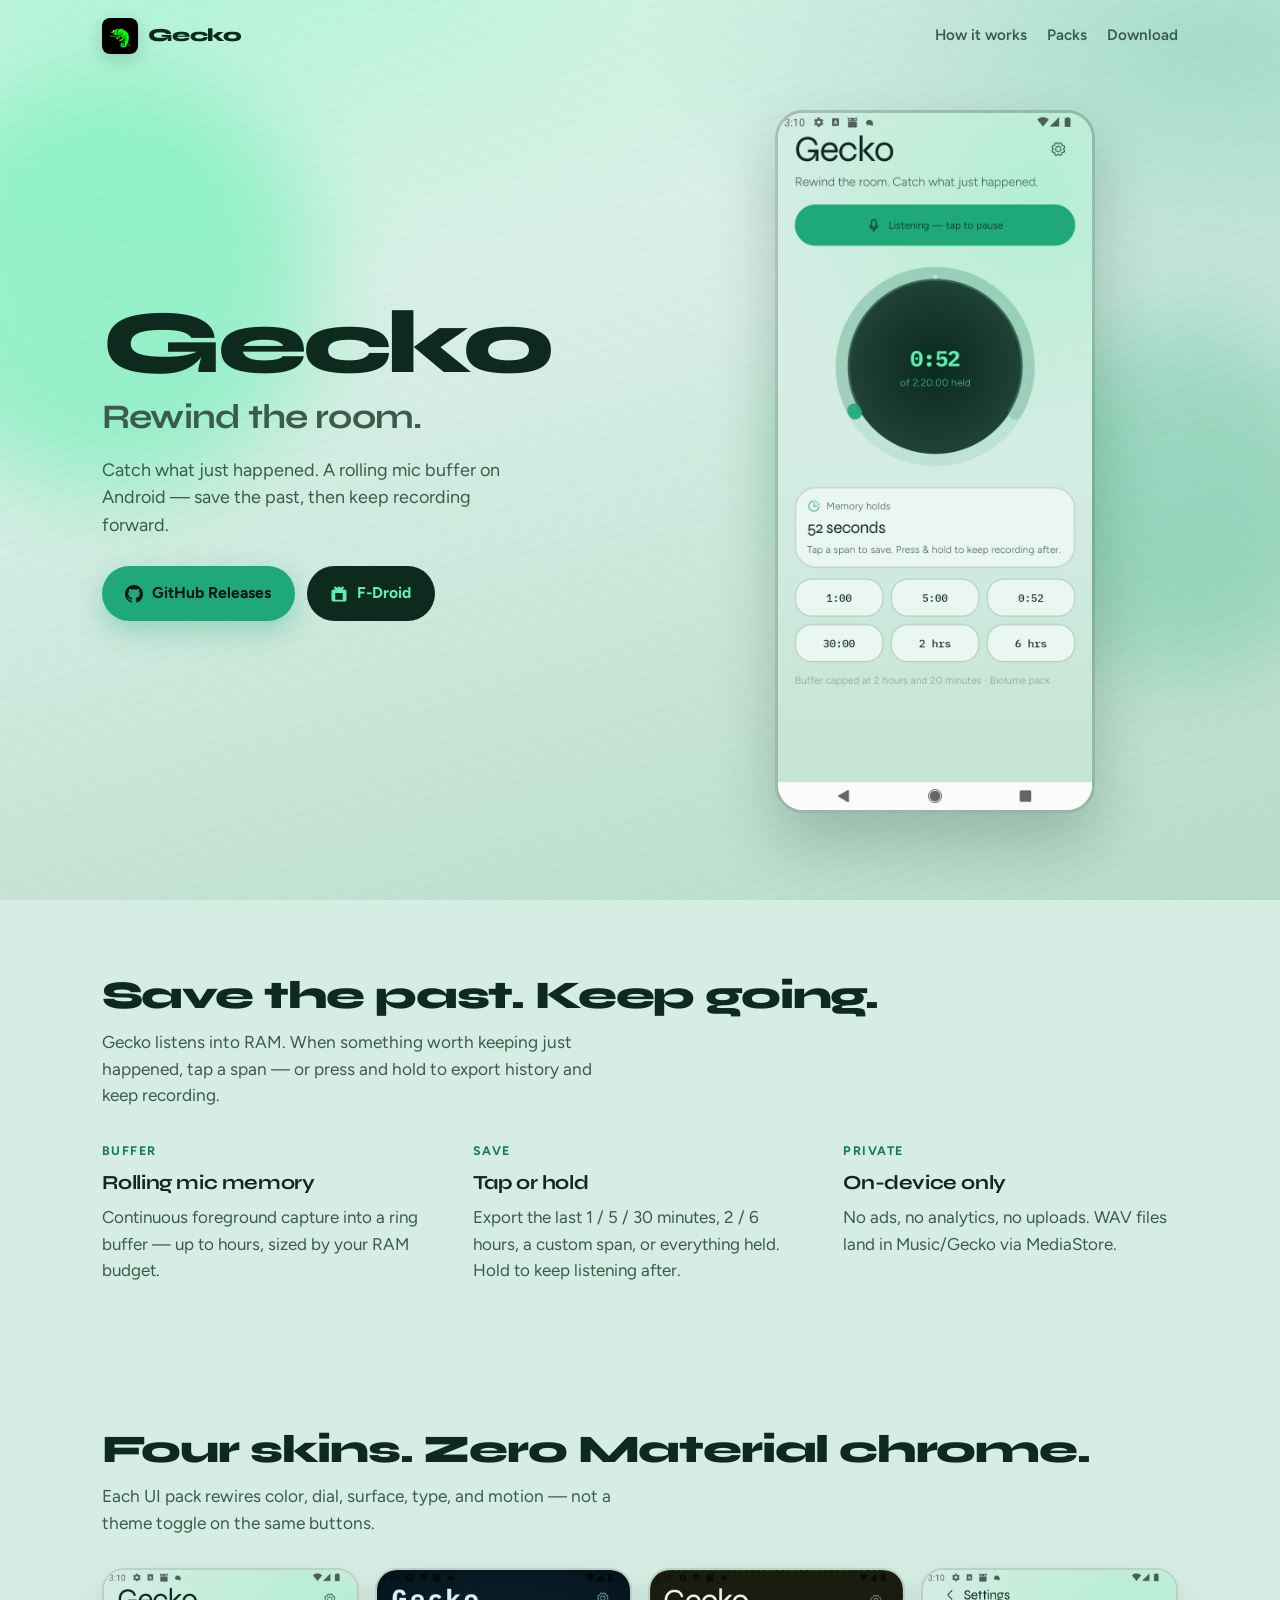
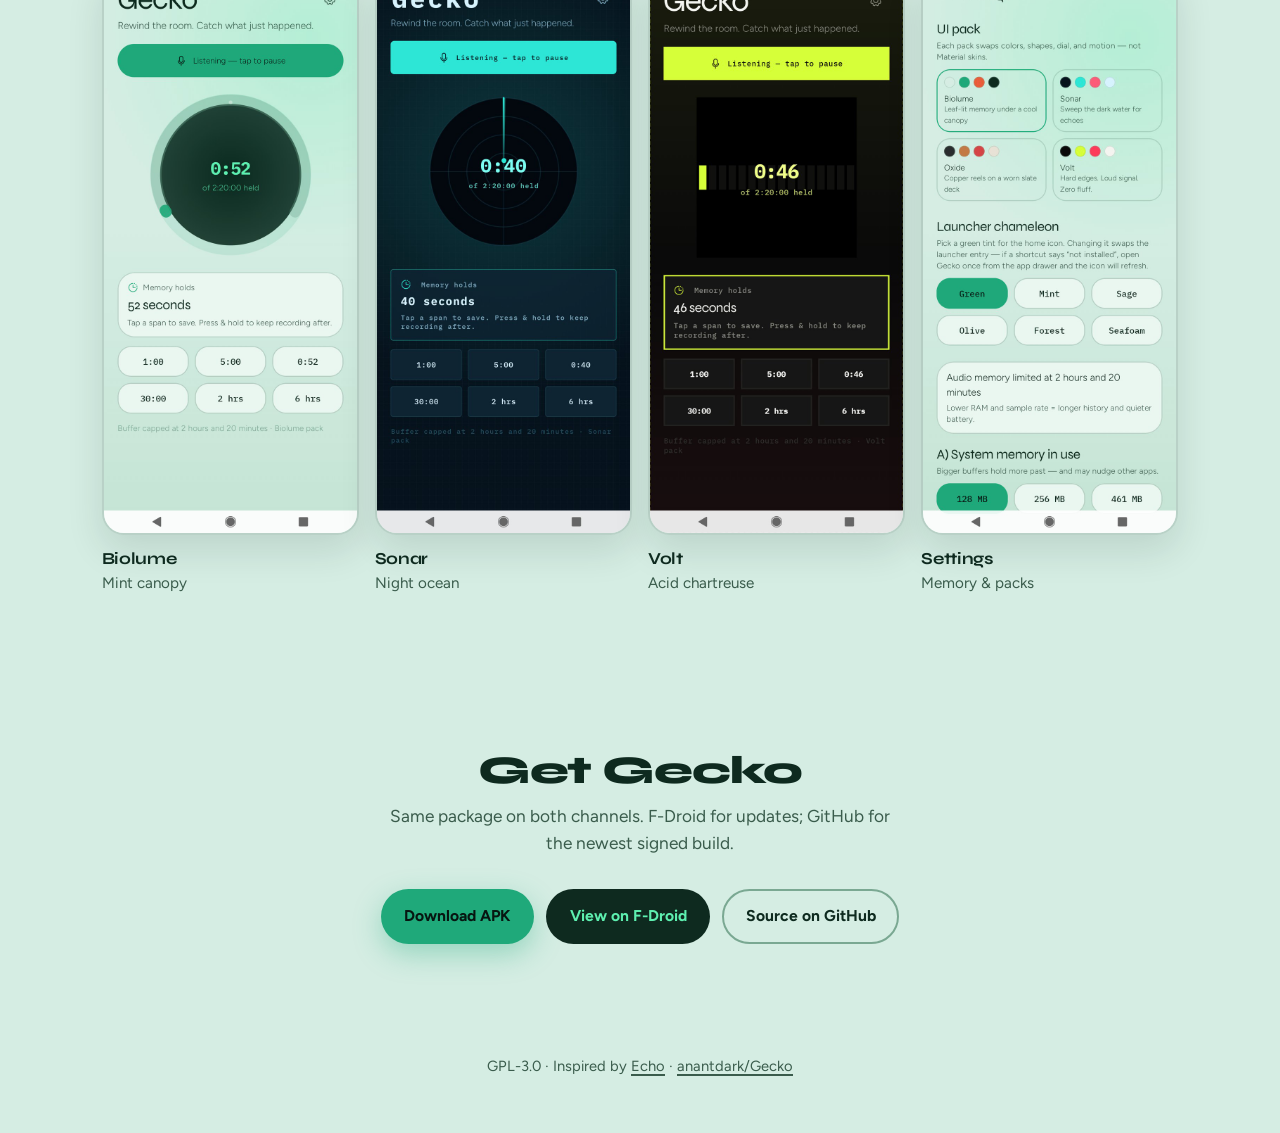
<file: index.html>
<!DOCTYPE html>
<html lang="en">
<head>
  <meta charset="utf-8" />
  <meta name="viewport" content="width=device-width, initial-scale=1" />
  <title>Gecko — Rewind the room</title>
  <meta name="description" content="Time-travelling audio recorder for Android. Rolling mic memory so you can save what just happened." />
  <meta name="theme-color" content="#1FA97A" />
  <link rel="icon" href="assets/icon.png" type="image/png" />
  <link rel="apple-touch-icon" href="assets/icon.png" />
  <meta property="og:title" content="Gecko — Rewind the room" />
  <meta property="og:description" content="Time-travelling audio recorder for Android. Save what just happened." />
  <meta property="og:image" content="assets/icon.png" />
  <meta property="og:type" content="website" />
  <link rel="preconnect" href="https://fonts.googleapis.com" />
  <link rel="preconnect" href="https://fonts.gstatic.com" crossorigin />
  <link href="https://fonts.googleapis.com/css2?family=Figtree:wght@400;500;600;700&family=Syne:wght@700;800&display=swap" rel="stylesheet" />
  <link rel="stylesheet" href="styles.css" />
</head>
<body>
  <div class="atmosphere" aria-hidden="true">
    <div class="glow glow-a"></div>
    <div class="glow glow-b"></div>
    <div class="leaf-grain"></div>
  </div>

  <header class="top">
    <a class="mark" href="#top">
      <img src="assets/icon.png" alt="" width="36" height="36" />
      <span>Gecko</span>
    </a>
    <nav>
      <a href="#how">How it works</a>
      <a href="#packs">Packs</a>
      <a href="#download">Download</a>
    </nav>
  </header>

  <main id="top">
    <section class="hero">
      <div class="hero-copy">
        <p class="brand">Gecko</p>
        <h1>Rewind the room.</h1>
        <p class="lede">Catch what just happened. A rolling mic buffer on Android — save the past, then keep recording forward.</p>
        <div class="cta">
          <a class="btn btn-primary" href="https://github.com/anantdark/Gecko/releases/latest">
            <svg viewBox="0 0 16 16" width="18" height="18" aria-hidden="true"><path fill="currentColor" d="M8 0C3.58 0 0 3.58 0 8c0 3.54 2.29 6.53 5.47 7.59.4.07.55-.17.55-.38 0-.19-.01-.82-.01-1.49-2.01.37-2.53-.49-2.69-.94-.09-.23-.48-.94-.82-1.13-.28-.15-.68-.52-.01-.53.63-.01 1.08.58 1.23.82.72 1.21 1.87.87 2.33.66.07-.52.28-.87.51-1.07-1.78-.2-3.64-.89-3.64-3.95 0-.87.31-1.59.82-2.15-.08-.2-.36-1.02.08-2.12 0 0 .67-.21 2.2.82.64-.18 1.32-.27 2-.27s1.36.09 2 .27c1.53-1.04 2.2-.82 2.2-.82.44 1.1.16 1.92.08 2.12.51.56.82 1.27.82 2.15 0 3.07-1.87 3.75-3.65 3.95.29.25.54.73.54 1.48 0 1.07-.01 1.93-.01 2.2 0 .21.15.46.55.38A8.01 8.01 0 0 0 16 8c0-4.42-3.58-8-8-8"/></svg>
            GitHub Releases
          </a>
          <a class="btn btn-secondary" href="https://f-droid.org/packages/com.anant.gecko/">
            <svg viewBox="0 0 24 24" width="18" height="18" aria-hidden="true"><path fill="currentColor" d="M12 2a1.5 1.5 0 0 0-1.06.44L9.5 3.88 8.06 2.44A1.5 1.5 0 1 0 5.94 4.56L7.38 6H4.5A2.5 2.5 0 0 0 2 8.5v11A2.5 2.5 0 0 0 4.5 22h15a2.5 2.5 0 0 0 2.5-2.5v-11A2.5 2.5 0 0 0 19.5 6h-2.88l1.44-1.44a1.5 1.5 0 1 0-2.12-2.12L14.5 3.88l-1.44-1.44A1.5 1.5 0 0 0 12 2m-5 8.5h10v9H7z"/></svg>
            F-Droid
          </a>
        </div>
      </div>
      <div class="hero-visual">
        <div class="phone-glow" aria-hidden="true"></div>
        <img
          class="phone"
          src="assets/screenshots/01-home-biolume.jpg"
          alt="Gecko home screen in the Biolume pack — listening dial and memory chips"
          width="390"
          height="844"
        />
      </div>
    </section>

    <section class="section" id="how">
      <h2>Save the past. Keep going.</h2>
      <p class="section-lede">Gecko listens into RAM. When something worth keeping just happened, tap a span — or press and hold to export history and keep recording.</p>
      <ul class="features">
        <li>
          <span class="feature-kicker">Buffer</span>
          <strong>Rolling mic memory</strong>
          <p>Continuous foreground capture into a ring buffer — up to hours, sized by your RAM budget.</p>
        </li>
        <li>
          <span class="feature-kicker">Save</span>
          <strong>Tap or hold</strong>
          <p>Export the last 1 / 5 / 30 minutes, 2 / 6 hours, a custom span, or everything held. Hold to keep listening after.</p>
        </li>
        <li>
          <span class="feature-kicker">Private</span>
          <strong>On-device only</strong>
          <p>No ads, no analytics, no uploads. WAV files land in Music/Gecko via MediaStore.</p>
        </li>
      </ul>
    </section>

    <section class="section packs" id="packs">
      <h2>Four skins. Zero Material chrome.</h2>
      <p class="section-lede">Each UI pack rewires color, dial, surface, type, and motion — not a theme toggle on the same buttons.</p>
      <div class="pack-rail" role="list">
        <figure role="listitem">
          <img src="assets/screenshots/01-home-biolume.jpg" alt="Biolume pack" loading="lazy" />
          <figcaption><strong>Biolume</strong> Mint canopy</figcaption>
        </figure>
        <figure role="listitem">
          <img src="assets/screenshots/03-home-sonar.jpg" alt="Sonar pack" loading="lazy" />
          <figcaption><strong>Sonar</strong> Night ocean</figcaption>
        </figure>
        <figure role="listitem">
          <img src="assets/screenshots/04-home-volt.jpg" alt="Volt pack" loading="lazy" />
          <figcaption><strong>Volt</strong> Acid chartreuse</figcaption>
        </figure>
        <figure role="listitem">
          <img src="assets/screenshots/02-settings.jpg" alt="Settings screen" loading="lazy" />
          <figcaption><strong>Settings</strong> Memory &amp; packs</figcaption>
        </figure>
      </div>
    </section>

    <section class="section download" id="download">
      <h2>Get Gecko</h2>
      <p class="section-lede">Same package on both channels. F-Droid for updates; GitHub for the newest signed build.</p>
      <div class="cta cta-center">
        <a class="btn btn-primary" href="https://github.com/anantdark/Gecko/releases/latest">Download APK</a>
        <a class="btn btn-secondary" href="https://f-droid.org/packages/com.anant.gecko/">View on F-Droid</a>
        <a class="btn btn-ghost" href="https://github.com/anantdark/Gecko">Source on GitHub</a>
      </div>
    </section>
  </main>

  <footer class="foot">
    <p>GPL-3.0 · Inspired by <a href="https://github.com/mafik/echo">Echo</a> · <a href="https://github.com/anantdark/Gecko">anantdark/Gecko</a></p>
  </footer>

  <script>
    const prefersReduced = window.matchMedia("(prefers-reduced-motion: reduce)").matches;
    if (!prefersReduced) {
      document.documentElement.classList.add("motion");
      const io = new IntersectionObserver(
        (entries) => entries.forEach((e) => { if (e.isIntersecting) e.target.classList.add("in"); }),
        { threshold: 0.12, rootMargin: "0px 0px -8% 0px" }
      );
      document.querySelectorAll(".section, .hero-copy, .hero-visual").forEach((el) => io.observe(el));
    } else {
      document.querySelectorAll(".section, .hero-copy, .hero-visual").forEach((el) => el.classList.add("in"));
    }
  </script>
</body>
</html>
</file>
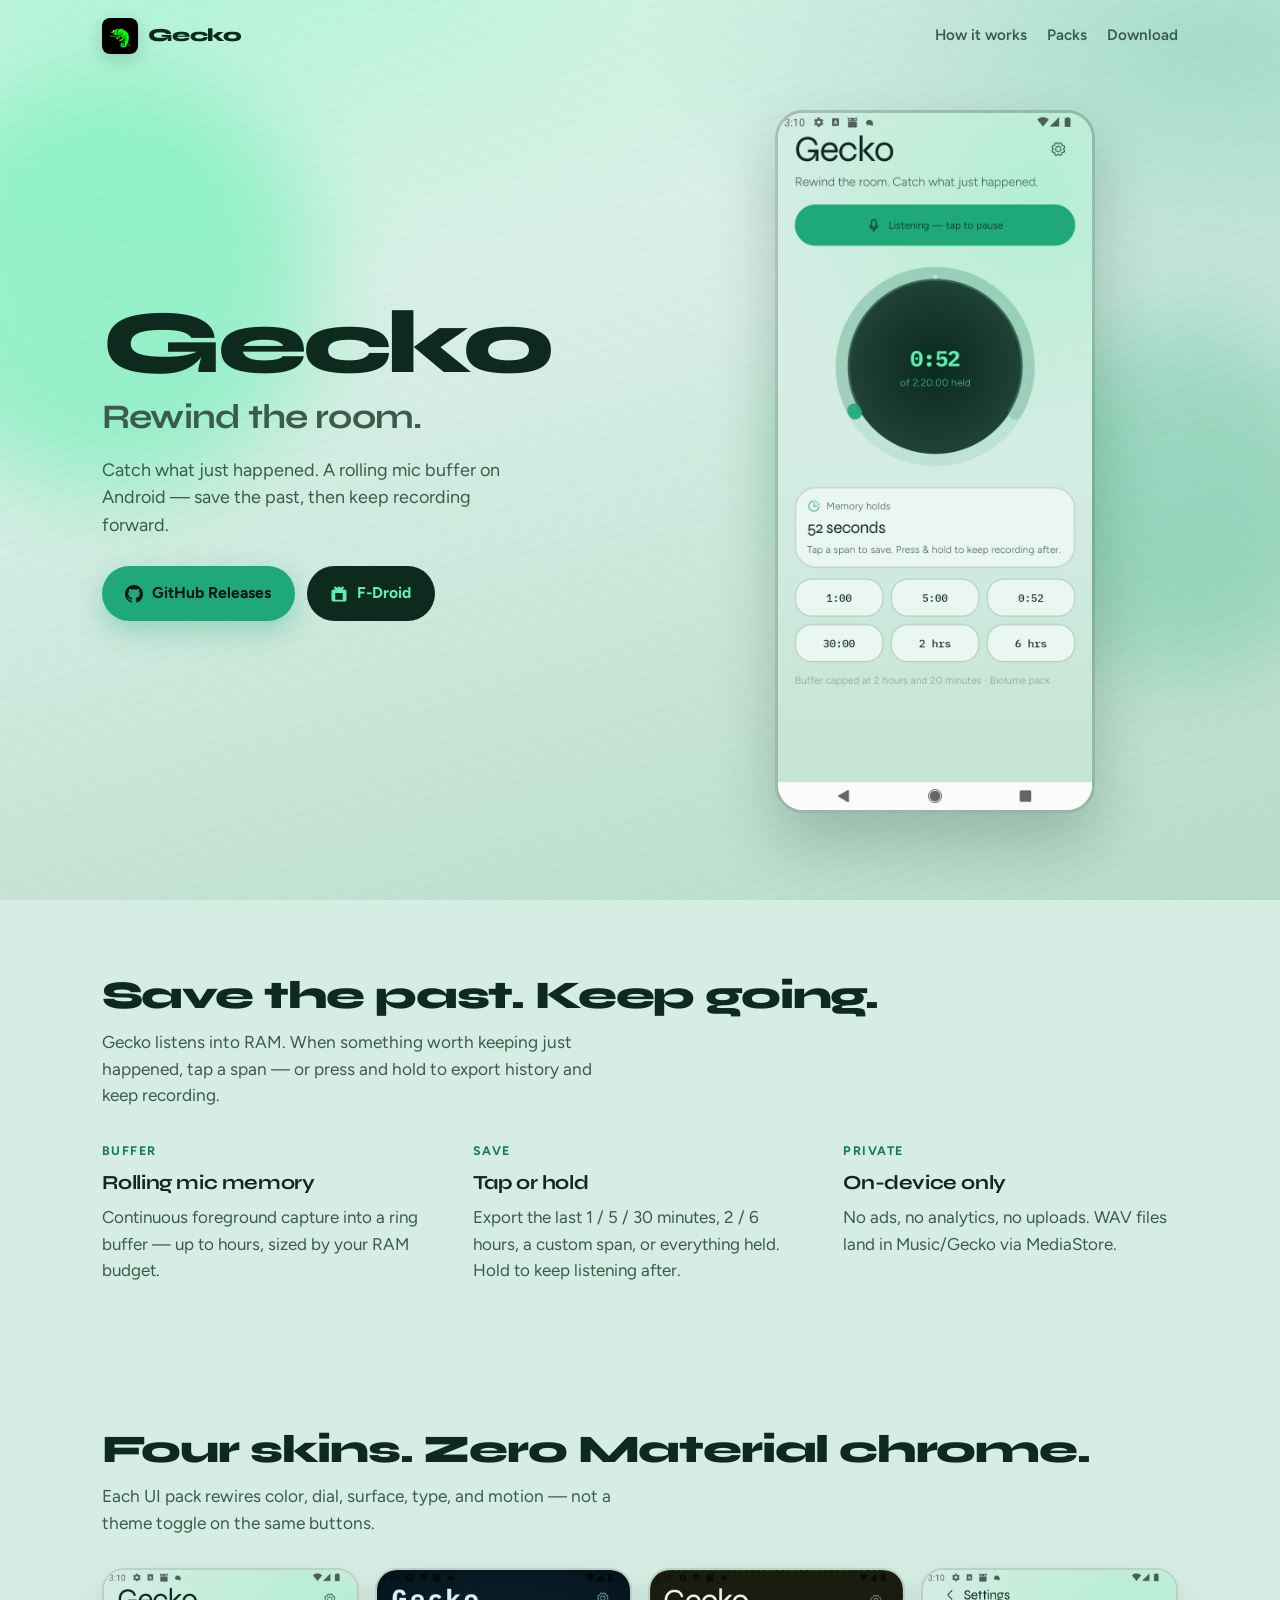
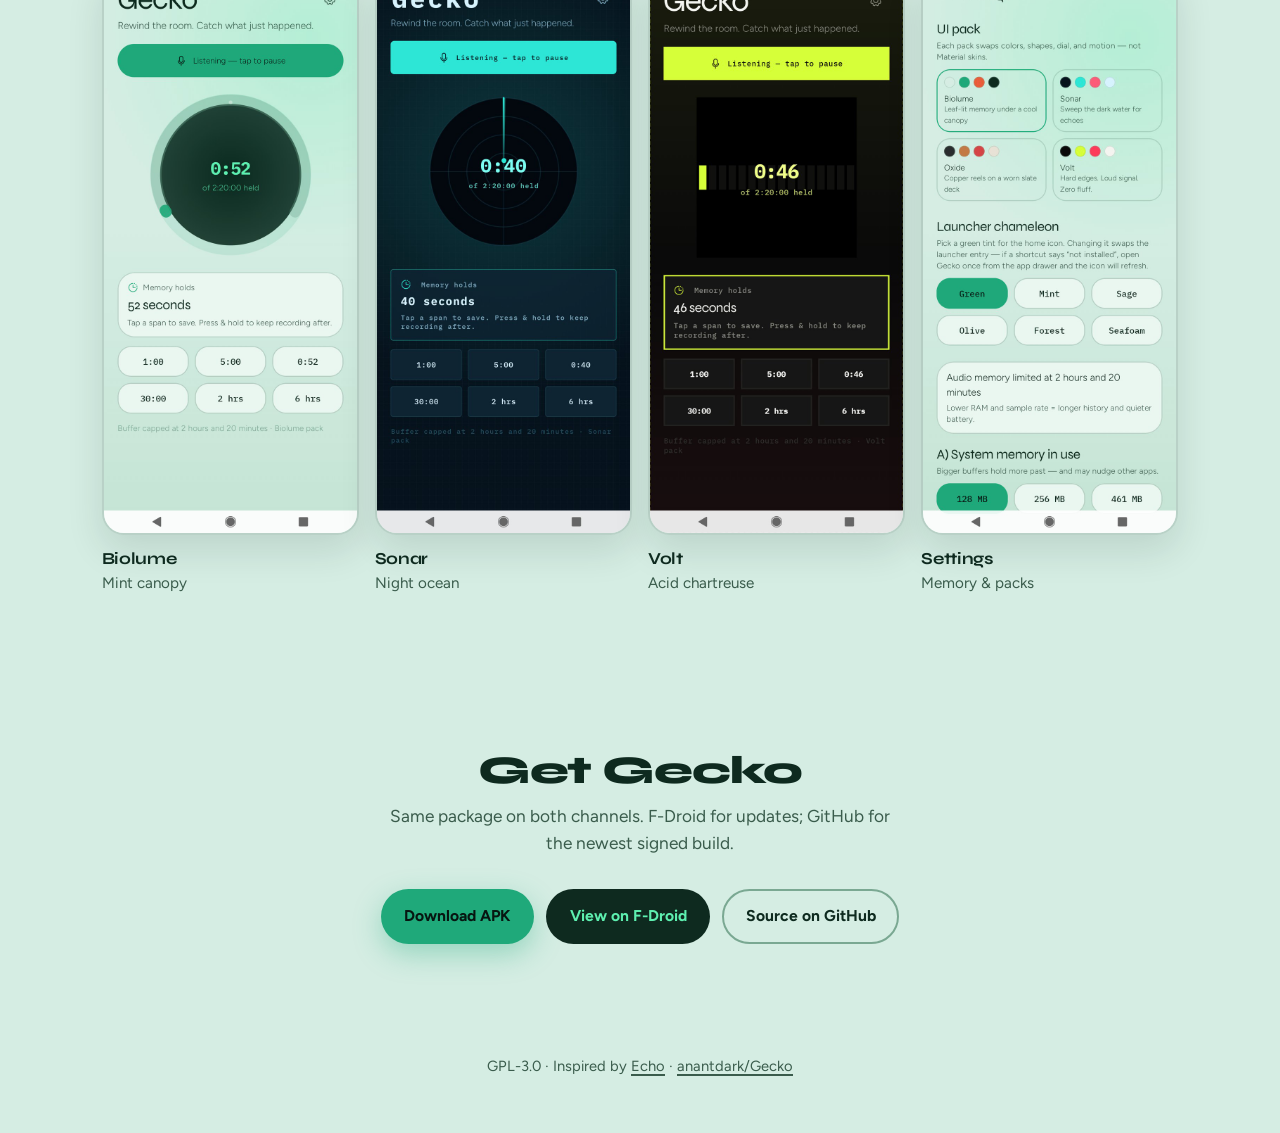
<file: site/index.html>
<!DOCTYPE html>
<html lang="en">
<head>
  <meta charset="utf-8" />
  <meta name="viewport" content="width=device-width, initial-scale=1" />
  <title>Gecko — Rewind the room</title>
  <meta name="description" content="Time-travelling audio recorder for Android. Rolling mic memory so you can save what just happened." />
  <meta name="theme-color" content="#1FA97A" />
  <link rel="icon" href="assets/icon.png" type="image/png" />
  <link rel="apple-touch-icon" href="assets/icon.png" />
  <meta property="og:title" content="Gecko — Rewind the room" />
  <meta property="og:description" content="Time-travelling audio recorder for Android. Save what just happened." />
  <meta property="og:image" content="assets/icon.png" />
  <meta property="og:type" content="website" />
  <link rel="preconnect" href="https://fonts.googleapis.com" />
  <link rel="preconnect" href="https://fonts.gstatic.com" crossorigin />
  <link href="https://fonts.googleapis.com/css2?family=Figtree:wght@400;500;600;700&family=Syne:wght@700;800&display=swap" rel="stylesheet" />
  <link rel="stylesheet" href="styles.css" />
</head>
<body>
  <div class="atmosphere" aria-hidden="true">
    <div class="glow glow-a"></div>
    <div class="glow glow-b"></div>
    <div class="leaf-grain"></div>
  </div>

  <header class="top">
    <a class="mark" href="#top">
      <img src="assets/icon.png" alt="" width="36" height="36" />
      <span>Gecko</span>
    </a>
    <nav>
      <a href="#how">How it works</a>
      <a href="#packs">Packs</a>
      <a href="#download">Download</a>
    </nav>
  </header>

  <main id="top">
    <section class="hero">
      <div class="hero-copy">
        <p class="brand">Gecko</p>
        <h1>Rewind the room.</h1>
        <p class="lede">Catch what just happened. A rolling mic buffer on Android — save the past, then keep recording forward.</p>
        <div class="cta">
          <a class="btn btn-primary" href="https://github.com/anantdark/Gecko/releases/latest">
            <svg viewBox="0 0 16 16" width="18" height="18" aria-hidden="true"><path fill="currentColor" d="M8 0C3.58 0 0 3.58 0 8c0 3.54 2.29 6.53 5.47 7.59.4.07.55-.17.55-.38 0-.19-.01-.82-.01-1.49-2.01.37-2.53-.49-2.69-.94-.09-.23-.48-.94-.82-1.13-.28-.15-.68-.52-.01-.53.63-.01 1.08.58 1.23.82.72 1.21 1.87.87 2.33.66.07-.52.28-.87.51-1.07-1.78-.2-3.64-.89-3.64-3.95 0-.87.31-1.59.82-2.15-.08-.2-.36-1.02.08-2.12 0 0 .67-.21 2.2.82.64-.18 1.32-.27 2-.27s1.36.09 2 .27c1.53-1.04 2.2-.82 2.2-.82.44 1.1.16 1.92.08 2.12.51.56.82 1.27.82 2.15 0 3.07-1.87 3.75-3.65 3.95.29.25.54.73.54 1.48 0 1.07-.01 1.93-.01 2.2 0 .21.15.46.55.38A8.01 8.01 0 0 0 16 8c0-4.42-3.58-8-8-8"/></svg>
            GitHub Releases
          </a>
          <a class="btn btn-secondary" href="https://f-droid.org/packages/com.anant.gecko/">
            <svg viewBox="0 0 24 24" width="18" height="18" aria-hidden="true"><path fill="currentColor" d="M12 2a1.5 1.5 0 0 0-1.06.44L9.5 3.88 8.06 2.44A1.5 1.5 0 1 0 5.94 4.56L7.38 6H4.5A2.5 2.5 0 0 0 2 8.5v11A2.5 2.5 0 0 0 4.5 22h15a2.5 2.5 0 0 0 2.5-2.5v-11A2.5 2.5 0 0 0 19.5 6h-2.88l1.44-1.44a1.5 1.5 0 1 0-2.12-2.12L14.5 3.88l-1.44-1.44A1.5 1.5 0 0 0 12 2m-5 8.5h10v9H7z"/></svg>
            F-Droid
          </a>
        </div>
      </div>
      <div class="hero-visual">
        <div class="phone-glow" aria-hidden="true"></div>
        <img
          class="phone"
          src="assets/screenshots/01-home-biolume.jpg"
          alt="Gecko home screen in the Biolume pack — listening dial and memory chips"
          width="390"
          height="844"
        />
      </div>
    </section>

    <section class="section" id="how">
      <h2>Save the past. Keep going.</h2>
      <p class="section-lede">Gecko listens into RAM. When something worth keeping just happened, tap a span — or press and hold to export history and keep recording.</p>
      <ul class="features">
        <li>
          <span class="feature-kicker">Buffer</span>
          <strong>Rolling mic memory</strong>
          <p>Continuous foreground capture into a ring buffer — up to hours, sized by your RAM budget.</p>
        </li>
        <li>
          <span class="feature-kicker">Save</span>
          <strong>Tap or hold</strong>
          <p>Export the last 1 / 5 / 30 minutes, 2 / 6 hours, a custom span, or everything held. Hold to keep listening after.</p>
        </li>
        <li>
          <span class="feature-kicker">Private</span>
          <strong>On-device only</strong>
          <p>No ads, no analytics, no uploads. WAV files land in Music/Gecko via MediaStore.</p>
        </li>
      </ul>
    </section>

    <section class="section packs" id="packs">
      <h2>Four skins. Zero Material chrome.</h2>
      <p class="section-lede">Each UI pack rewires color, dial, surface, type, and motion — not a theme toggle on the same buttons.</p>
      <div class="pack-rail" role="list">
        <figure role="listitem">
          <img src="assets/screenshots/01-home-biolume.jpg" alt="Biolume pack" loading="lazy" />
          <figcaption><strong>Biolume</strong> Mint canopy</figcaption>
        </figure>
        <figure role="listitem">
          <img src="assets/screenshots/03-home-sonar.jpg" alt="Sonar pack" loading="lazy" />
          <figcaption><strong>Sonar</strong> Night ocean</figcaption>
        </figure>
        <figure role="listitem">
          <img src="assets/screenshots/04-home-volt.jpg" alt="Volt pack" loading="lazy" />
          <figcaption><strong>Volt</strong> Acid chartreuse</figcaption>
        </figure>
        <figure role="listitem">
          <img src="assets/screenshots/02-settings.jpg" alt="Settings screen" loading="lazy" />
          <figcaption><strong>Settings</strong> Memory &amp; packs</figcaption>
        </figure>
      </div>
    </section>

    <section class="section download" id="download">
      <h2>Get Gecko</h2>
      <p class="section-lede">Same package on both channels. F-Droid for updates; GitHub for the newest signed build.</p>
      <div class="cta cta-center">
        <a class="btn btn-primary" href="https://github.com/anantdark/Gecko/releases/latest">Download APK</a>
        <a class="btn btn-secondary" href="https://f-droid.org/packages/com.anant.gecko/">View on F-Droid</a>
        <a class="btn btn-ghost" href="https://github.com/anantdark/Gecko">Source on GitHub</a>
      </div>
    </section>
  </main>

  <footer class="foot">
    <p>GPL-3.0 · Inspired by <a href="https://github.com/mafik/echo">Echo</a> · <a href="https://github.com/anantdark/Gecko">anantdark/Gecko</a></p>
  </footer>

  <script>
    const prefersReduced = window.matchMedia("(prefers-reduced-motion: reduce)").matches;
    if (!prefersReduced) {
      document.documentElement.classList.add("motion");
      const io = new IntersectionObserver(
        (entries) => entries.forEach((e) => { if (e.isIntersecting) e.target.classList.add("in"); }),
        { threshold: 0.12, rootMargin: "0px 0px -8% 0px" }
      );
      document.querySelectorAll(".section, .hero-copy, .hero-visual").forEach((el) => io.observe(el));
    } else {
      document.querySelectorAll(".section, .hero-copy, .hero-visual").forEach((el) => el.classList.add("in"));
    }
  </script>
</body>
</html>
</file>
<file: styles.css>
:root {
  --canvas: #d5ede3;
  --canvas-deep: #b7dcc9;
  --ink: #0e2a1f;
  --ink-muted: #3a5c4c;
  --accent: #1fa97a;
  --accent-deep: #147a58;
  --glow: #5ef0b0;
  --surface: #eaf6f0;
  --border: #7aa892;
  --danger: #e85d3a;
  --fdroid: #1976d2;
  --radius-pill: 999px;
  --font-display: "Syne", system-ui, sans-serif;
  --font-body: "Figtree", system-ui, sans-serif;
  --max: 1120px;
}

*,
*::before,
*::after {
  box-sizing: border-box;
}

html {
  scroll-behavior: smooth;
}

body {
  margin: 0;
  min-height: 100vh;
  color: var(--ink);
  font-family: var(--font-body);
  font-size: 1.0625rem;
  line-height: 1.55;
  background: var(--canvas);
  overflow-x: hidden;
}

img {
  max-width: 100%;
  height: auto;
  display: block;
}

a {
  color: var(--accent-deep);
  text-decoration-thickness: 1.5px;
  text-underline-offset: 0.18em;
}

a:hover {
  color: var(--ink);
}

.atmosphere {
  position: fixed;
  inset: 0;
  z-index: -1;
  pointer-events: none;
  background:
    radial-gradient(120% 80% at 10% -10%, rgba(94, 240, 176, 0.45), transparent 55%),
    radial-gradient(90% 70% at 95% 5%, rgba(31, 169, 122, 0.28), transparent 50%),
    linear-gradient(165deg, #e8f7f0 0%, var(--canvas) 42%, var(--canvas-deep) 100%);
}

.glow {
  position: absolute;
  border-radius: 50%;
  filter: blur(48px);
  opacity: 0.55;
}

.glow-a {
  width: min(48vw, 420px);
  height: min(48vw, 420px);
  top: 8%;
  left: -8%;
  background: var(--glow);
}

.glow-b {
  width: min(40vw, 360px);
  height: min(40vw, 360px);
  top: 35%;
  right: -6%;
  background: var(--accent);
  opacity: 0.28;
}

.leaf-grain {
  position: absolute;
  inset: 0;
  opacity: 0.07;
  background-image:
    repeating-linear-gradient(
      -18deg,
      transparent 0 11px,
      rgba(14, 42, 31, 0.35) 11px 12px
    );
  mix-blend-mode: multiply;
}

.top {
  display: flex;
  align-items: center;
  justify-content: space-between;
  gap: 1rem;
  max-width: var(--max);
  margin: 0 auto;
  padding: 1.1rem 1.35rem 0.5rem;
}

.mark {
  display: inline-flex;
  align-items: center;
  gap: 0.65rem;
  color: var(--ink);
  text-decoration: none;
  font-family: var(--font-display);
  font-weight: 800;
  font-size: 1.15rem;
  letter-spacing: -0.03em;
}

.mark img {
  border-radius: 22%;
  box-shadow: 0 6px 18px rgba(14, 42, 31, 0.18);
}

.top nav {
  display: flex;
  gap: 1.25rem;
}

.top nav a {
  color: var(--ink-muted);
  text-decoration: none;
  font-weight: 600;
  font-size: 0.95rem;
}

.top nav a:hover {
  color: var(--ink);
}

.hero {
  display: grid;
  grid-template-columns: 1.05fr 0.95fr;
  gap: clamp(1.5rem, 4vw, 3.5rem);
  align-items: center;
  max-width: var(--max);
  margin: 0 auto;
  padding: clamp(1.5rem, 4vw, 3rem) 1.35rem clamp(3rem, 8vw, 5.5rem);
  min-height: calc(100svh - 4.5rem);
}

.brand {
  margin: 0 0 0.35rem;
  font-family: var(--font-display);
  font-weight: 800;
  font-size: clamp(3.2rem, 9vw, 5.6rem);
  line-height: 0.92;
  letter-spacing: -0.045em;
  color: var(--ink);
}

.hero h1 {
  margin: 0 0 0.85rem;
  font-family: var(--font-display);
  font-weight: 700;
  font-size: clamp(1.55rem, 3.4vw, 2.15rem);
  letter-spacing: -0.02em;
  color: var(--ink-muted);
}

.lede {
  margin: 0 0 1.6rem;
  max-width: 34ch;
  font-size: 1.125rem;
  color: var(--ink-muted);
}

.cta {
  display: flex;
  flex-wrap: wrap;
  gap: 0.75rem;
}

.cta-center {
  justify-content: center;
}

.btn {
  display: inline-flex;
  align-items: center;
  justify-content: center;
  gap: 0.55rem;
  padding: 0.85rem 1.35rem;
  border-radius: var(--radius-pill);
  font-weight: 700;
  font-size: 0.98rem;
  text-decoration: none;
  border: 2px solid transparent;
  transition: transform 0.2s ease, background 0.2s ease, color 0.2s ease, border-color 0.2s ease;
}

.btn:hover {
  transform: translateY(-2px);
}

.btn-primary {
  background: var(--accent);
  color: #071611;
  box-shadow: 0 10px 28px rgba(31, 169, 122, 0.35);
}

.btn-primary:hover {
  background: var(--accent-deep);
  color: #fff;
}

.btn-secondary {
  background: var(--ink);
  color: var(--glow);
}

.btn-secondary:hover {
  background: #163528;
  color: #fff;
}

.btn-ghost {
  background: transparent;
  color: var(--ink);
  border-color: var(--border);
}

.btn-ghost:hover {
  background: rgba(255, 255, 255, 0.45);
  color: var(--ink);
}

.hero-visual {
  position: relative;
  display: flex;
  justify-content: center;
  align-items: center;
}

.phone-glow {
  position: absolute;
  width: 72%;
  height: 72%;
  border-radius: 50%;
  background: radial-gradient(circle, rgba(94, 240, 176, 0.55) 0%, transparent 70%);
  filter: blur(20px);
  z-index: 0;
}

.phone {
  position: relative;
  z-index: 1;
  width: min(100%, 320px);
  border-radius: 28px;
  border: 3px solid rgba(14, 42, 31, 0.22);
  box-shadow:
    0 30px 60px rgba(14, 42, 31, 0.22),
    0 0 0 1px rgba(255, 255, 255, 0.35) inset;
}

.section {
  max-width: var(--max);
  margin: 0 auto;
  padding: clamp(2.5rem, 6vw, 4.5rem) 1.35rem;
}

.section h2 {
  margin: 0 0 0.65rem;
  font-family: var(--font-display);
  font-weight: 800;
  font-size: clamp(1.75rem, 3.5vw, 2.45rem);
  letter-spacing: -0.03em;
  line-height: 1.15;
}

.section-lede {
  margin: 0 0 2rem;
  max-width: 48ch;
  color: var(--ink-muted);
  font-size: 1.08rem;
}

.features {
  list-style: none;
  margin: 0;
  padding: 0;
  display: grid;
  grid-template-columns: repeat(3, 1fr);
  gap: clamp(1.25rem, 3vw, 2.25rem);
}

.features li {
  padding: 0;
}

.feature-kicker {
  display: block;
  margin-bottom: 0.4rem;
  font-size: 0.78rem;
  font-weight: 700;
  letter-spacing: 0.12em;
  text-transform: uppercase;
  color: var(--accent-deep);
}

.features strong {
  display: block;
  margin-bottom: 0.4rem;
  font-family: var(--font-display);
  font-size: 1.25rem;
  letter-spacing: -0.02em;
}

.features p {
  margin: 0;
  color: var(--ink-muted);
}

.packs {
  padding-bottom: clamp(3rem, 7vw, 5rem);
}

.pack-rail {
  display: grid;
  grid-template-columns: repeat(4, 1fr);
  gap: 1rem;
}

.pack-rail figure {
  margin: 0;
}

.pack-rail img {
  width: 100%;
  border-radius: 22px;
  border: 2px solid rgba(14, 42, 31, 0.14);
  box-shadow: 0 16px 36px rgba(14, 42, 31, 0.12);
}

.pack-rail figcaption {
  margin-top: 0.7rem;
  font-size: 0.95rem;
  color: var(--ink-muted);
}

.pack-rail figcaption strong {
  display: block;
  color: var(--ink);
  font-family: var(--font-display);
  font-size: 1.05rem;
  letter-spacing: -0.02em;
}

.download {
  text-align: center;
  padding-bottom: clamp(3.5rem, 8vw, 6rem);
}

.download .section-lede {
  margin-left: auto;
  margin-right: auto;
}

.foot {
  max-width: var(--max);
  margin: 0 auto;
  padding: 0 1.35rem 2.5rem;
  text-align: center;
  color: var(--ink-muted);
  font-size: 0.92rem;
}

.foot a {
  color: var(--ink-muted);
}

.foot a:hover {
  color: var(--ink);
}

/* Motion */
.motion .hero-copy,
.motion .hero-visual,
.motion .section {
  opacity: 0;
  transform: translateY(18px);
  transition: opacity 0.7s ease, transform 0.7s ease;
}

.motion .hero-copy.in,
.motion .hero-visual.in,
.motion .section.in {
  opacity: 1;
  transform: none;
}

.motion .hero-visual.in {
  transition-delay: 0.12s;
}

.motion .glow-a {
  animation: breath 5.5s ease-in-out infinite;
}

.motion .glow-b {
  animation: breath 7s ease-in-out infinite reverse;
}

.motion .phone-glow {
  animation: pulse 3.2s ease-in-out infinite;
}

.motion .phone {
  animation: float 6s ease-in-out infinite;
}

@keyframes breath {
  0%, 100% { transform: scale(1); opacity: 0.5; }
  50% { transform: scale(1.12); opacity: 0.72; }
}

@keyframes pulse {
  0%, 100% { opacity: 0.55; transform: scale(1); }
  50% { opacity: 0.85; transform: scale(1.06); }
}

@keyframes float {
  0%, 100% { transform: translateY(0); }
  50% { transform: translateY(-10px); }
}

@media (max-width: 900px) {
  .hero {
    grid-template-columns: 1fr;
    min-height: auto;
    text-align: center;
    padding-top: 1.25rem;
  }

  .lede {
    margin-left: auto;
    margin-right: auto;
  }

  .cta {
    justify-content: center;
  }

  .hero-visual {
    order: -1;
  }

  .phone {
    width: min(100%, 260px);
  }

  .features,
  .pack-rail {
    grid-template-columns: 1fr 1fr;
  }
}

@media (max-width: 560px) {
  .top nav {
    display: none;
  }

  .features,
  .pack-rail {
    grid-template-columns: 1fr;
  }

  .pack-rail {
    grid-template-columns: 1fr 1fr;
  }

  .btn {
    width: 100%;
  }
}

@media (prefers-reduced-motion: reduce) {
  html {
    scroll-behavior: auto;
  }

  .btn:hover {
    transform: none;
  }
}
</file>
<file: site/styles.css>
:root {
  --canvas: #d5ede3;
  --canvas-deep: #b7dcc9;
  --ink: #0e2a1f;
  --ink-muted: #3a5c4c;
  --accent: #1fa97a;
  --accent-deep: #147a58;
  --glow: #5ef0b0;
  --surface: #eaf6f0;
  --border: #7aa892;
  --danger: #e85d3a;
  --fdroid: #1976d2;
  --radius-pill: 999px;
  --font-display: "Syne", system-ui, sans-serif;
  --font-body: "Figtree", system-ui, sans-serif;
  --max: 1120px;
}

*,
*::before,
*::after {
  box-sizing: border-box;
}

html {
  scroll-behavior: smooth;
}

body {
  margin: 0;
  min-height: 100vh;
  color: var(--ink);
  font-family: var(--font-body);
  font-size: 1.0625rem;
  line-height: 1.55;
  background: var(--canvas);
  overflow-x: hidden;
}

img {
  max-width: 100%;
  height: auto;
  display: block;
}

a {
  color: var(--accent-deep);
  text-decoration-thickness: 1.5px;
  text-underline-offset: 0.18em;
}

a:hover {
  color: var(--ink);
}

.atmosphere {
  position: fixed;
  inset: 0;
  z-index: -1;
  pointer-events: none;
  background:
    radial-gradient(120% 80% at 10% -10%, rgba(94, 240, 176, 0.45), transparent 55%),
    radial-gradient(90% 70% at 95% 5%, rgba(31, 169, 122, 0.28), transparent 50%),
    linear-gradient(165deg, #e8f7f0 0%, var(--canvas) 42%, var(--canvas-deep) 100%);
}

.glow {
  position: absolute;
  border-radius: 50%;
  filter: blur(48px);
  opacity: 0.55;
}

.glow-a {
  width: min(48vw, 420px);
  height: min(48vw, 420px);
  top: 8%;
  left: -8%;
  background: var(--glow);
}

.glow-b {
  width: min(40vw, 360px);
  height: min(40vw, 360px);
  top: 35%;
  right: -6%;
  background: var(--accent);
  opacity: 0.28;
}

.leaf-grain {
  position: absolute;
  inset: 0;
  opacity: 0.07;
  background-image:
    repeating-linear-gradient(
      -18deg,
      transparent 0 11px,
      rgba(14, 42, 31, 0.35) 11px 12px
    );
  mix-blend-mode: multiply;
}

.top {
  display: flex;
  align-items: center;
  justify-content: space-between;
  gap: 1rem;
  max-width: var(--max);
  margin: 0 auto;
  padding: 1.1rem 1.35rem 0.5rem;
}

.mark {
  display: inline-flex;
  align-items: center;
  gap: 0.65rem;
  color: var(--ink);
  text-decoration: none;
  font-family: var(--font-display);
  font-weight: 800;
  font-size: 1.15rem;
  letter-spacing: -0.03em;
}

.mark img {
  border-radius: 22%;
  box-shadow: 0 6px 18px rgba(14, 42, 31, 0.18);
}

.top nav {
  display: flex;
  gap: 1.25rem;
}

.top nav a {
  color: var(--ink-muted);
  text-decoration: none;
  font-weight: 600;
  font-size: 0.95rem;
}

.top nav a:hover {
  color: var(--ink);
}

.hero {
  display: grid;
  grid-template-columns: 1.05fr 0.95fr;
  gap: clamp(1.5rem, 4vw, 3.5rem);
  align-items: center;
  max-width: var(--max);
  margin: 0 auto;
  padding: clamp(1.5rem, 4vw, 3rem) 1.35rem clamp(3rem, 8vw, 5.5rem);
  min-height: calc(100svh - 4.5rem);
}

.brand {
  margin: 0 0 0.35rem;
  font-family: var(--font-display);
  font-weight: 800;
  font-size: clamp(3.2rem, 9vw, 5.6rem);
  line-height: 0.92;
  letter-spacing: -0.045em;
  color: var(--ink);
}

.hero h1 {
  margin: 0 0 0.85rem;
  font-family: var(--font-display);
  font-weight: 700;
  font-size: clamp(1.55rem, 3.4vw, 2.15rem);
  letter-spacing: -0.02em;
  color: var(--ink-muted);
}

.lede {
  margin: 0 0 1.6rem;
  max-width: 34ch;
  font-size: 1.125rem;
  color: var(--ink-muted);
}

.cta {
  display: flex;
  flex-wrap: wrap;
  gap: 0.75rem;
}

.cta-center {
  justify-content: center;
}

.btn {
  display: inline-flex;
  align-items: center;
  justify-content: center;
  gap: 0.55rem;
  padding: 0.85rem 1.35rem;
  border-radius: var(--radius-pill);
  font-weight: 700;
  font-size: 0.98rem;
  text-decoration: none;
  border: 2px solid transparent;
  transition: transform 0.2s ease, background 0.2s ease, color 0.2s ease, border-color 0.2s ease;
}

.btn:hover {
  transform: translateY(-2px);
}

.btn-primary {
  background: var(--accent);
  color: #071611;
  box-shadow: 0 10px 28px rgba(31, 169, 122, 0.35);
}

.btn-primary:hover {
  background: var(--accent-deep);
  color: #fff;
}

.btn-secondary {
  background: var(--ink);
  color: var(--glow);
}

.btn-secondary:hover {
  background: #163528;
  color: #fff;
}

.btn-ghost {
  background: transparent;
  color: var(--ink);
  border-color: var(--border);
}

.btn-ghost:hover {
  background: rgba(255, 255, 255, 0.45);
  color: var(--ink);
}

.hero-visual {
  position: relative;
  display: flex;
  justify-content: center;
  align-items: center;
}

.phone-glow {
  position: absolute;
  width: 72%;
  height: 72%;
  border-radius: 50%;
  background: radial-gradient(circle, rgba(94, 240, 176, 0.55) 0%, transparent 70%);
  filter: blur(20px);
  z-index: 0;
}

.phone {
  position: relative;
  z-index: 1;
  width: min(100%, 320px);
  border-radius: 28px;
  border: 3px solid rgba(14, 42, 31, 0.22);
  box-shadow:
    0 30px 60px rgba(14, 42, 31, 0.22),
    0 0 0 1px rgba(255, 255, 255, 0.35) inset;
}

.section {
  max-width: var(--max);
  margin: 0 auto;
  padding: clamp(2.5rem, 6vw, 4.5rem) 1.35rem;
}

.section h2 {
  margin: 0 0 0.65rem;
  font-family: var(--font-display);
  font-weight: 800;
  font-size: clamp(1.75rem, 3.5vw, 2.45rem);
  letter-spacing: -0.03em;
  line-height: 1.15;
}

.section-lede {
  margin: 0 0 2rem;
  max-width: 48ch;
  color: var(--ink-muted);
  font-size: 1.08rem;
}

.features {
  list-style: none;
  margin: 0;
  padding: 0;
  display: grid;
  grid-template-columns: repeat(3, 1fr);
  gap: clamp(1.25rem, 3vw, 2.25rem);
}

.features li {
  padding: 0;
}

.feature-kicker {
  display: block;
  margin-bottom: 0.4rem;
  font-size: 0.78rem;
  font-weight: 700;
  letter-spacing: 0.12em;
  text-transform: uppercase;
  color: var(--accent-deep);
}

.features strong {
  display: block;
  margin-bottom: 0.4rem;
  font-family: var(--font-display);
  font-size: 1.25rem;
  letter-spacing: -0.02em;
}

.features p {
  margin: 0;
  color: var(--ink-muted);
}

.packs {
  padding-bottom: clamp(3rem, 7vw, 5rem);
}

.pack-rail {
  display: grid;
  grid-template-columns: repeat(4, 1fr);
  gap: 1rem;
}

.pack-rail figure {
  margin: 0;
}

.pack-rail img {
  width: 100%;
  border-radius: 22px;
  border: 2px solid rgba(14, 42, 31, 0.14);
  box-shadow: 0 16px 36px rgba(14, 42, 31, 0.12);
}

.pack-rail figcaption {
  margin-top: 0.7rem;
  font-size: 0.95rem;
  color: var(--ink-muted);
}

.pack-rail figcaption strong {
  display: block;
  color: var(--ink);
  font-family: var(--font-display);
  font-size: 1.05rem;
  letter-spacing: -0.02em;
}

.download {
  text-align: center;
  padding-bottom: clamp(3.5rem, 8vw, 6rem);
}

.download .section-lede {
  margin-left: auto;
  margin-right: auto;
}

.foot {
  max-width: var(--max);
  margin: 0 auto;
  padding: 0 1.35rem 2.5rem;
  text-align: center;
  color: var(--ink-muted);
  font-size: 0.92rem;
}

.foot a {
  color: var(--ink-muted);
}

.foot a:hover {
  color: var(--ink);
}

/* Motion */
.motion .hero-copy,
.motion .hero-visual,
.motion .section {
  opacity: 0;
  transform: translateY(18px);
  transition: opacity 0.7s ease, transform 0.7s ease;
}

.motion .hero-copy.in,
.motion .hero-visual.in,
.motion .section.in {
  opacity: 1;
  transform: none;
}

.motion .hero-visual.in {
  transition-delay: 0.12s;
}

.motion .glow-a {
  animation: breath 5.5s ease-in-out infinite;
}

.motion .glow-b {
  animation: breath 7s ease-in-out infinite reverse;
}

.motion .phone-glow {
  animation: pulse 3.2s ease-in-out infinite;
}

.motion .phone {
  animation: float 6s ease-in-out infinite;
}

@keyframes breath {
  0%, 100% { transform: scale(1); opacity: 0.5; }
  50% { transform: scale(1.12); opacity: 0.72; }
}

@keyframes pulse {
  0%, 100% { opacity: 0.55; transform: scale(1); }
  50% { opacity: 0.85; transform: scale(1.06); }
}

@keyframes float {
  0%, 100% { transform: translateY(0); }
  50% { transform: translateY(-10px); }
}

@media (max-width: 900px) {
  .hero {
    grid-template-columns: 1fr;
    min-height: auto;
    text-align: center;
    padding-top: 1.25rem;
  }

  .lede {
    margin-left: auto;
    margin-right: auto;
  }

  .cta {
    justify-content: center;
  }

  .hero-visual {
    order: -1;
  }

  .phone {
    width: min(100%, 260px);
  }

  .features,
  .pack-rail {
    grid-template-columns: 1fr 1fr;
  }
}

@media (max-width: 560px) {
  .top nav {
    display: none;
  }

  .features,
  .pack-rail {
    grid-template-columns: 1fr;
  }

  .pack-rail {
    grid-template-columns: 1fr 1fr;
  }

  .btn {
    width: 100%;
  }
}

@media (prefers-reduced-motion: reduce) {
  html {
    scroll-behavior: auto;
  }

  .btn:hover {
    transform: none;
  }
}
</file>
